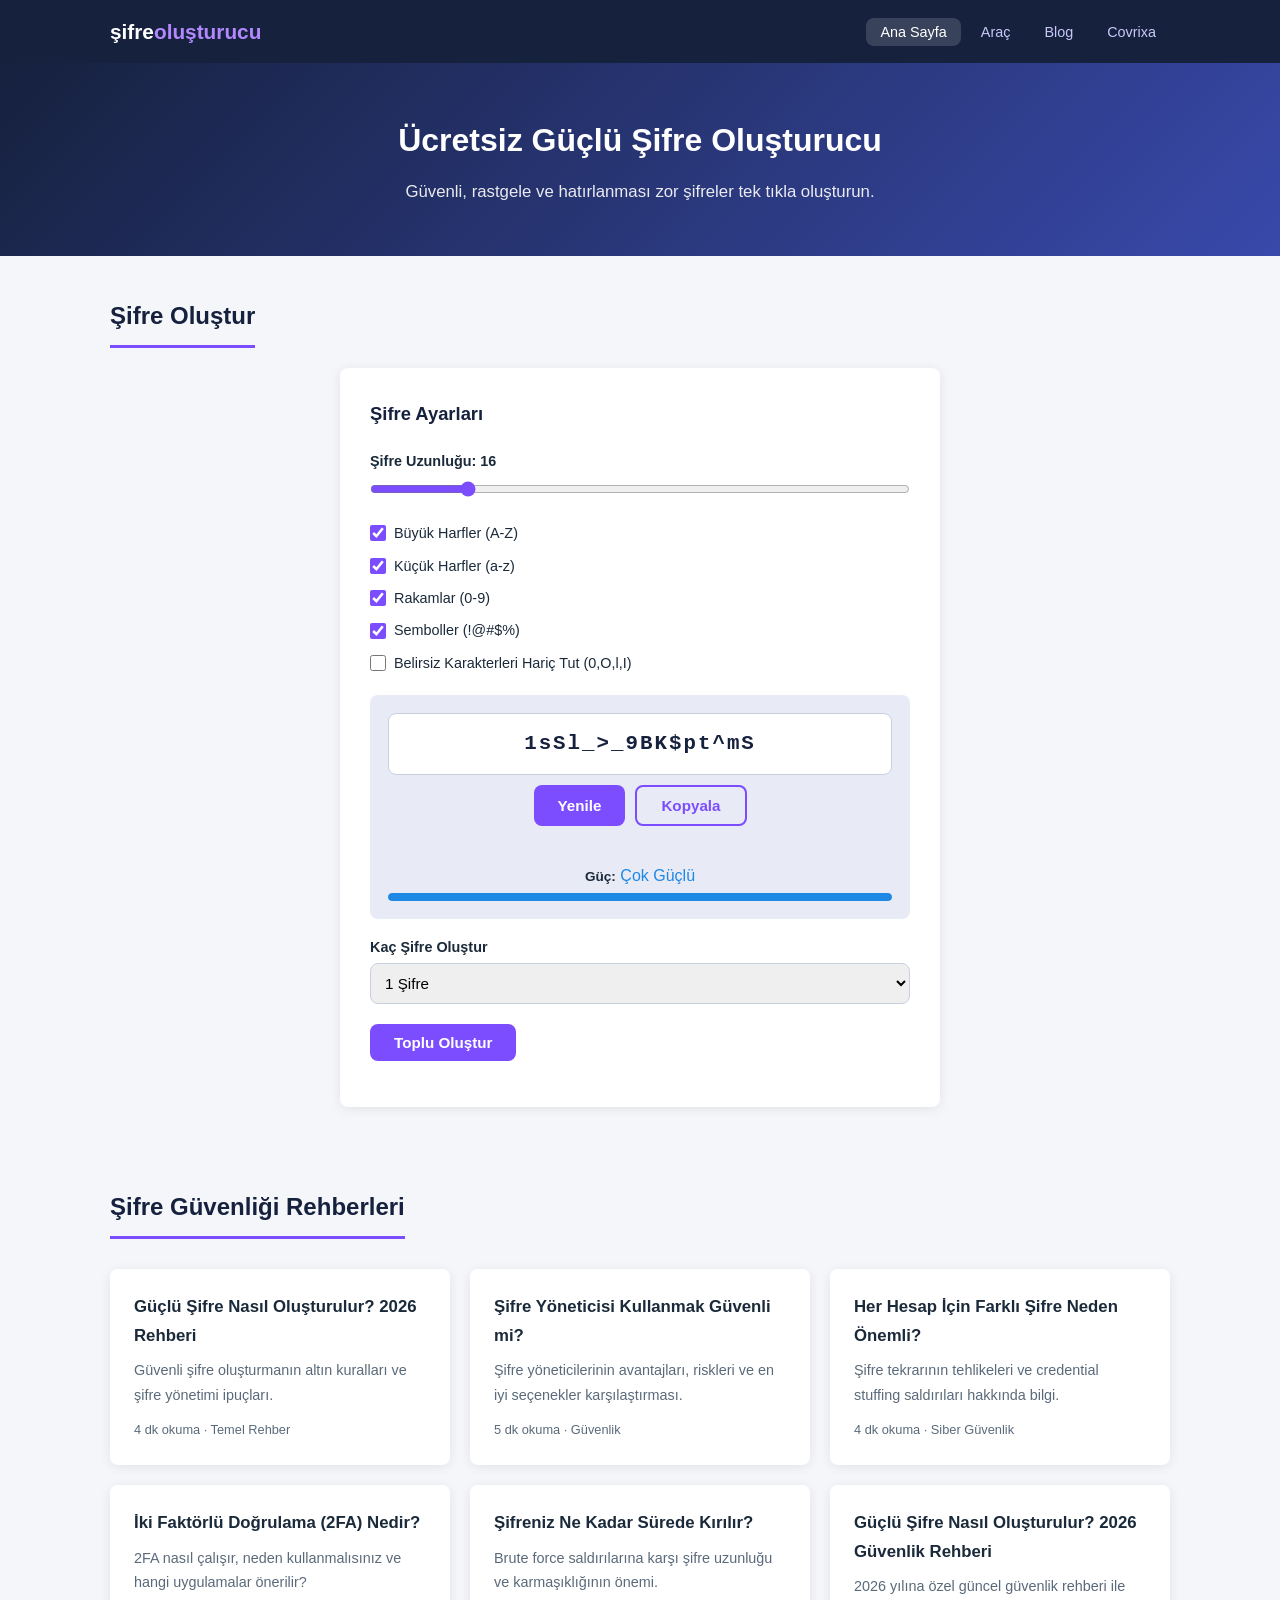
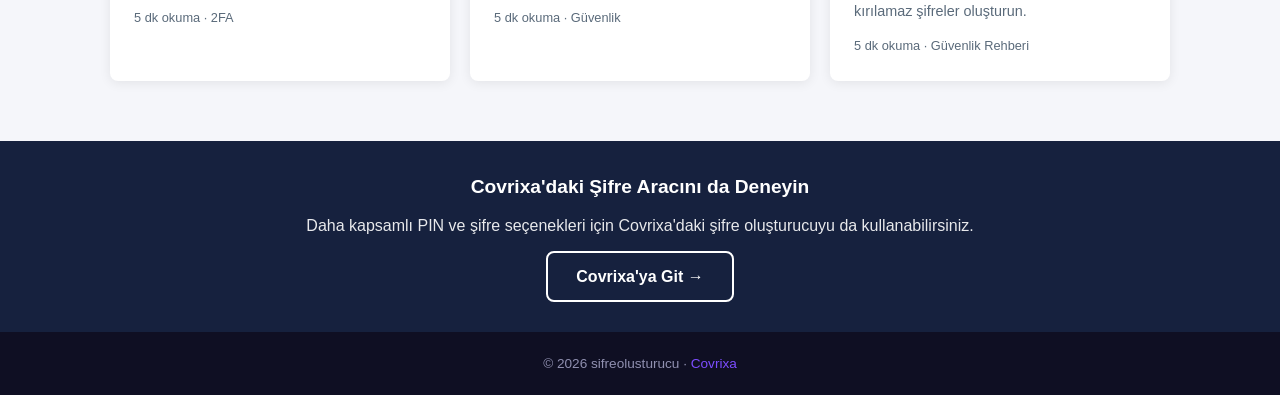
<file: index.html>
<!DOCTYPE html>
<html lang="tr">
<head>
<!-- Google tag (gtag.js) -->
<script async src="https://www.googletagmanager.com/gtag/js?id=G-DC8PTCV5ZB"></script>
<script>
  window.dataLayer = window.dataLayer || [];
  function gtag(){dataLayer.push(arguments);}
  gtag('js', new Date());

  gtag('config', 'G-DC8PTCV5ZB');
</script>
  <meta charset="UTF-8"><meta name="viewport" content="width=device-width, initial-scale=1.0">
  <title>Güçlü Şifre Oluşturucu | Ücretsiz Online Şifre Üreteci</title>
  <meta name="description" content="Güçlü ve güvenli şifre oluşturucu. Ücretsiz online şifre üreteci ile rastgele, güçlü şifreler oluşturun. Büyük harf, rakam, sembol seçenekleriyle kişiselleştirin.">
  <meta name="keywords" content="şifre oluşturucu, güçlü şifre, şifre üreteci, rastgele şifre, güvenli şifre">
  <link rel="canonical" href="https://polatozaslan21.github.io/sifreolusturucu/">
  <meta property="og:title" content="Güçlü Şifre Oluşturucu | Ücretsiz Online Şifre Üreteci">
  <meta property="og:description" content="Güçlü ve güvenli şifre oluşturucu. Ücretsiz online araç.">
  <meta property="og:type" content="website"><meta property="og:url" content="https://polatozaslan21.github.io/sifreolusturucu/"><meta property="og:locale" content="tr_TR">
  <script type="application/ld+json">{"@context":"https://schema.org","@type":"WebSite","name":"sifreolusturucu","url":"https://polatozaslan21.github.io/sifreolusturucu/"}</script>
  <link rel="stylesheet" href="style.css">
</head>
<body>
<nav><div class="container"><a href="index.html" class="logo">şifre<span>oluşturucu</span></a><ul><li><a href="index.html" class="active">Ana Sayfa</a></li><li><a href="index.html#arac">Araç</a></li><li><a href="index.html#blog">Blog</a></li><li><a href="https://covrixa.com/tr/" target="_blank" rel="noopener">Covrixa</a></li></ul></div></nav>
<section class="hero"><div class="container"><h1>Ücretsiz Güçlü Şifre Oluşturucu</h1><p>Güvenli, rastgele ve hatırlanması zor şifreler tek tıkla oluşturun.</p></div></section>
<section class="section" id="arac"><div class="container">
  <h2>Şifre Oluştur</h2>
  <div class="calculator-card">
    <h3>Şifre Ayarları</h3>
    <div class="form-group">     <label for="length">Şifre Uzunluğu: <strong id="len-display">16</strong></label><input type="range" id="length" min="6" max="64" value="16"></div>
    <div class="checkbox-group">
      <label><input type="checkbox" id="upper" checked> Büyük Harfler (A-Z)</label>
      <label><input type="checkbox" id="lower" checked> Küçük Harfler (a-z)</label>
      <label><input type="checkbox" id="numbers" checked> Rakamlar (0-9)</label>
      <label><input type="checkbox" id="symbols" checked> Semboller (!@#$%)</label>
      <label><input type="checkbox" id="noambig"> Belirsiz Karakterleri Hariç Tut (0,O,l,I)</label>
    </div>
    <div class="result-box show" id="pwd-box">
      <div class="pwd-output" id="pwd-output">Şifre oluşturuluyor...</div>
      <div style="margin-top:10px;display:flex;gap:10px;justify-content:center;flex-wrap:wrap;">
        <button class="btn" id="btn-refresh">Yenile</button>
        <button class="btn btn-outline" id="btn-copy">Kopyala</button>
      </div>
      <div id="copy-msg" style="color:var(--accent);font-size:.85rem;margin-top:6px;min-height:18px;"></div>
      <div style="margin-top:12px;"><label style="font-size:.85rem;font-weight:600;">Güç:</label> <span id="strength-label"></span><div class="strength-bar"><div id="strength-fill"></div></div></div>
    </div>
    <div class="form-group" style="margin-top:16px;"><label for="count">Kaç Şifre Oluştur</label><select id="count"><option value="1">1 Şifre</option><option value="5">5 Şifre</option><option value="10">10 Şifre</option></select></div>
    <button class="btn" id="btn-bulk" style="margin-top:4px;">Toplu Oluştur</button>
    <div id="multi-result" style="margin-top:16px;"></div>
  </div>
</div></section>
<section class="section" id="blog"><div class="container">
  <h2>Şifre Güvenliği Rehberleri</h2>
  <div class="blog-grid">
    <div class="blog-card"><h3><a href="blog1.html">Güçlü Şifre Nasıl Oluşturulur? 2026 Rehberi</a></h3><p>Güvenli şifre oluşturmanın altın kuralları ve şifre yönetimi ipuçları.</p><div class="meta">4 dk okuma · Temel Rehber</div></div>
    <div class="blog-card"><h3><a href="blog2.html">Şifre Yöneticisi Kullanmak Güvenli mi?</a></h3><p>Şifre yöneticilerinin avantajları, riskleri ve en iyi seçenekler karşılaştırması.</p><div class="meta">5 dk okuma · Güvenlik</div></div>
    <div class="blog-card"><h3><a href="blog3.html">Her Hesap İçin Farklı Şifre Neden Önemli?</a></h3><p>Şifre tekrarının tehlikeleri ve credential stuffing saldırıları hakkında bilgi.</p><div class="meta">4 dk okuma · Siber Güvenlik</div></div>
    <div class="blog-card"><h3><a href="blog4.html">İki Faktörlü Doğrulama (2FA) Nedir?</a></h3><p>2FA nasıl çalışır, neden kullanmalısınız ve hangi uygulamalar önerilir?</p><div class="meta">5 dk okuma · 2FA</div></div>
    <div class="blog-card"><h3><a href="blog5.html">Şifreniz Ne Kadar Sürede Kırılır?</a></h3><p>Brute force saldırılarına karşı şifre uzunluğu ve karmaşıklığının önemi.</p><div class="meta">5 dk okuma · Güvenlik</div></div>
    <div class="blog-card"><h3><a href="blog6.html">Güçlü Şifre Nasıl Oluşturulur? 2026 Güvenlik Rehberi</a></h3><p>2026 yılına özel güncel güvenlik rehberi ile kırılamaz şifreler oluşturun.</p><div class="meta">5 dk okuma · Güvenlik Rehberi</div></div>
  </div>
</div></section>
<section class="covrixa-promo"><div class="container"><h3>Covrixa'daki Şifre Aracını da Deneyin</h3><p>Daha kapsamlı PIN ve şifre seçenekleri için Covrixa'daki şifre oluşturucuyu da kullanabilirsiniz.</p><a href="https://covrixa.com/tr/" class="btn-outline" target="_blank" rel="noopener">Covrixa'ya Git →</a></div></section>
<footer><div class="container"><p>© 2026 sifreolusturucu · <a href="https://covrixa.com/tr/" target="_blank" rel="noopener">Covrixa</a></p></div></footer>
<script src="script.js"></script>
</body></html>
</file>
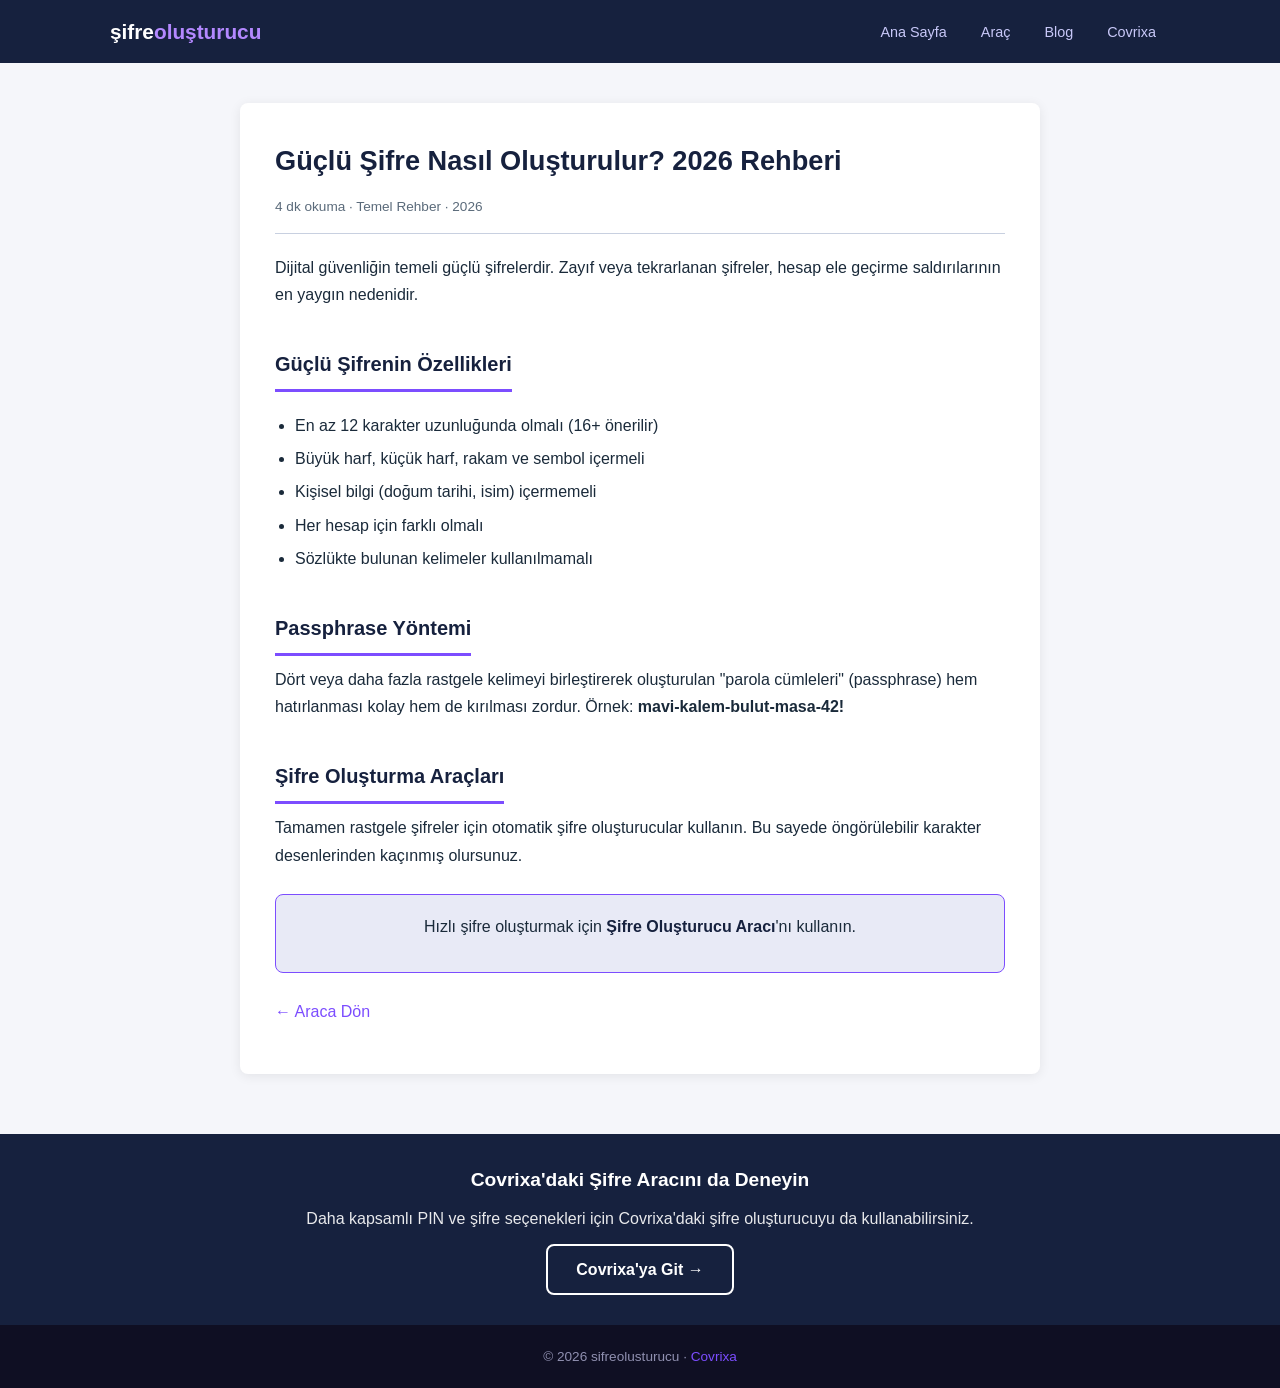
<file: blog1.html>
<!DOCTYPE html>
<html lang="tr">
<head>
<!-- Google tag (gtag.js) -->
<script async src="https://www.googletagmanager.com/gtag/js?id=G-DC8PTCV5ZB"></script>
<script>
  window.dataLayer = window.dataLayer || [];
  function gtag(){dataLayer.push(arguments);}
  gtag('js', new Date());

  gtag('config', 'G-DC8PTCV5ZB');
</script>
  <meta charset="UTF-8"><meta name="viewport" content="width=device-width, initial-scale=1.0">
  <title>Güçlü Şifre Nasıl Oluşturulur? 2026 Rehberi | sifreolusturucu</title>
  <meta name="description" content="Güvenli şifre oluşturmanın altın kuralları ve şifre yönetimi ipuçları. 2026 rehberi.">
  <link rel="canonical" href="https://polatozaslan21.github.io/sifreolusturucu/blog1.html">
  <meta property="og:title" content="Güçlü Şifre Nasıl Oluşturulur? 2026 Rehberi"><meta property="og:type" content="article"><meta property="og:locale" content="tr_TR">
  <link rel="stylesheet" href="style.css">
</head>
<body>
<nav><div class="container"><a href="index.html" class="logo">şifre<span>oluşturucu</span></a><ul><li><a href="index.html">Ana Sayfa</a></li><li><a href="index.html#arac">Araç</a></li><li><a href="index.html#blog">Blog</a></li><li><a href="https://covrixa.com/tr/" target="_blank" rel="noopener">Covrixa</a></li></ul></div></nav>
<section class="section"><div class="container"><article class="post-content">
  <h1>Güçlü Şifre Nasıl Oluşturulur? 2026 Rehberi</h1>
  <div class="meta">4 dk okuma · Temel Rehber · 2026</div>
  <p>Dijital güvenliğin temeli güçlü şifrelerdir. Zayıf veya tekrarlanan şifreler, hesap ele geçirme saldırılarının en yaygın nedenidir.</p>
  <h2>Güçlü Şifrenin Özellikleri</h2>
  <ul><li>En az 12 karakter uzunluğunda olmalı (16+ önerilir)</li><li>Büyük harf, küçük harf, rakam ve sembol içermeli</li><li>Kişisel bilgi (doğum tarihi, isim) içermemeli</li><li>Her hesap için farklı olmalı</li><li>Sözlükte bulunan kelimeler kullanılmamalı</li></ul>
  <h2>Passphrase Yöntemi</h2>
  <p>Dört veya daha fazla rastgele kelimeyi birleştirerek oluşturulan "parola cümleleri" (passphrase) hem hatırlanması kolay hem de kırılması zordur. Örnek: <strong>mavi-kalem-bulut-masa-42!</strong></p>
  <h2>Şifre Oluşturma Araçları</h2>
  <p>Tamamen rastgele şifreler için otomatik şifre oluşturucular kullanın. Bu sayede öngörülebilir karakter desenlerinden kaçınmış olursunuz.</p>
  <div class="covrixa-box"><p>Hızlı şifre oluşturmak için <a href="index.html#arac">Şifre Oluşturucu Aracı</a>'nı kullanın.</p></div>
  <p><a href="index.html#arac">← Araca Dön</a></p>
</article></div></section>
<section class="covrixa-promo"><div class="container"><h3>Covrixa'daki Şifre Aracını da Deneyin</h3><p>Daha kapsamlı PIN ve şifre seçenekleri için Covrixa'daki şifre oluşturucuyu da kullanabilirsiniz.</p><a href="https://covrixa.com/tr/" class="btn-outline" target="_blank" rel="noopener">Covrixa'ya Git →</a></div></section>
<footer><div class="container"><p>© 2026 sifreolusturucu · <a href="https://covrixa.com/tr/" target="_blank" rel="noopener">Covrixa</a></p></div></footer>
</body></html>
</file>
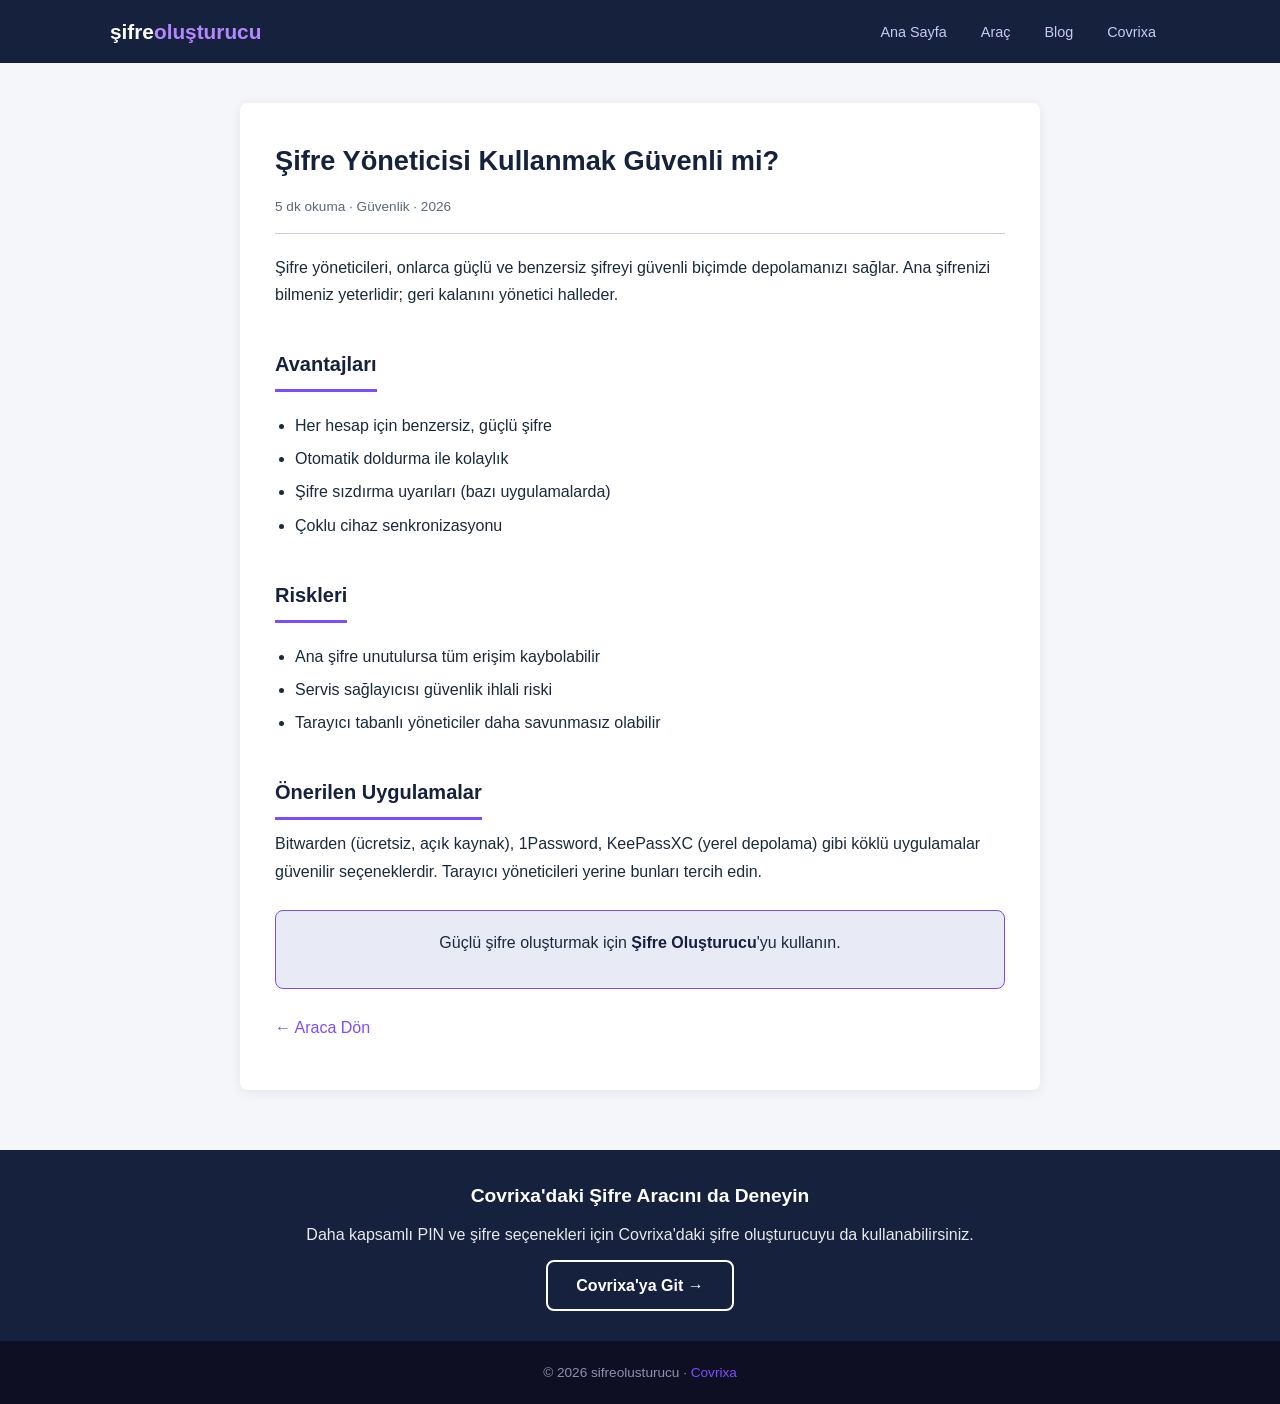
<file: blog2.html>
<!DOCTYPE html>
<html lang="tr">
<head>
<!-- Google tag (gtag.js) -->
<script async src="https://www.googletagmanager.com/gtag/js?id=G-DC8PTCV5ZB"></script>
<script>
  window.dataLayer = window.dataLayer || [];
  function gtag(){dataLayer.push(arguments);}
  gtag('js', new Date());

  gtag('config', 'G-DC8PTCV5ZB');
</script>
  <meta charset="UTF-8"><meta name="viewport" content="width=device-width, initial-scale=1.0">
  <title>Şifre Yöneticisi Kullanmak Güvenli mi? | sifreolusturucu</title>
  <meta name="description" content="Şifre yöneticileri hakkında doğru bilinen yanlışlar ve güvenlik değerlendirmesi.">
  <link rel="canonical" href="https://polatozaslan21.github.io/sifreolusturucu/blog2.html">
  <meta property="og:title" content="Şifre Yöneticisi Kullanmak Güvenli mi?"><meta property="og:type" content="article"><meta property="og:locale" content="tr_TR">
  <link rel="stylesheet" href="style.css">
</head>
<body>
<nav><div class="container"><a href="index.html" class="logo">şifre<span>oluşturucu</span></a><ul><li><a href="index.html">Ana Sayfa</a></li><li><a href="index.html#arac">Araç</a></li><li><a href="index.html#blog">Blog</a></li><li><a href="https://covrixa.com/tr/" target="_blank" rel="noopener">Covrixa</a></li></ul></div></nav>
<section class="section"><div class="container"><article class="post-content">
  <h1>Şifre Yöneticisi Kullanmak Güvenli mi?</h1>
  <div class="meta">5 dk okuma · Güvenlik · 2026</div>
  <p>Şifre yöneticileri, onlarca güçlü ve benzersiz şifreyi güvenli biçimde depolamanızı sağlar. Ana şifrenizi bilmeniz yeterlidir; geri kalanını yönetici halleder.</p>
  <h2>Avantajları</h2>
  <ul><li>Her hesap için benzersiz, güçlü şifre</li><li>Otomatik doldurma ile kolaylık</li><li>Şifre sızdırma uyarıları (bazı uygulamalarda)</li><li>Çoklu cihaz senkronizasyonu</li></ul>
  <h2>Riskleri</h2>
  <ul><li>Ana şifre unutulursa tüm erişim kaybolabilir</li><li>Servis sağlayıcısı güvenlik ihlali riski</li><li>Tarayıcı tabanlı yöneticiler daha savunmasız olabilir</li></ul>
  <h2>Önerilen Uygulamalar</h2>
  <p>Bitwarden (ücretsiz, açık kaynak), 1Password, KeePassXC (yerel depolama) gibi köklü uygulamalar güvenilir seçeneklerdir. Tarayıcı yöneticileri yerine bunları tercih edin.</p>
  <div class="covrixa-box"><p>Güçlü şifre oluşturmak için <a href="index.html#arac">Şifre Oluşturucu</a>'yu kullanın.</p></div>
  <p><a href="index.html#arac">← Araca Dön</a></p>
</article></div></section>
<section class="covrixa-promo"><div class="container"><h3>Covrixa'daki Şifre Aracını da Deneyin</h3><p>Daha kapsamlı PIN ve şifre seçenekleri için Covrixa'daki şifre oluşturucuyu da kullanabilirsiniz.</p><a href="https://covrixa.com/tr/" class="btn-outline" target="_blank" rel="noopener">Covrixa'ya Git →</a></div></section>
<footer><div class="container"><p>© 2026 sifreolusturucu · <a href="https://covrixa.com/tr/" target="_blank" rel="noopener">Covrixa</a></p></div></footer>
</body></html>
</file>
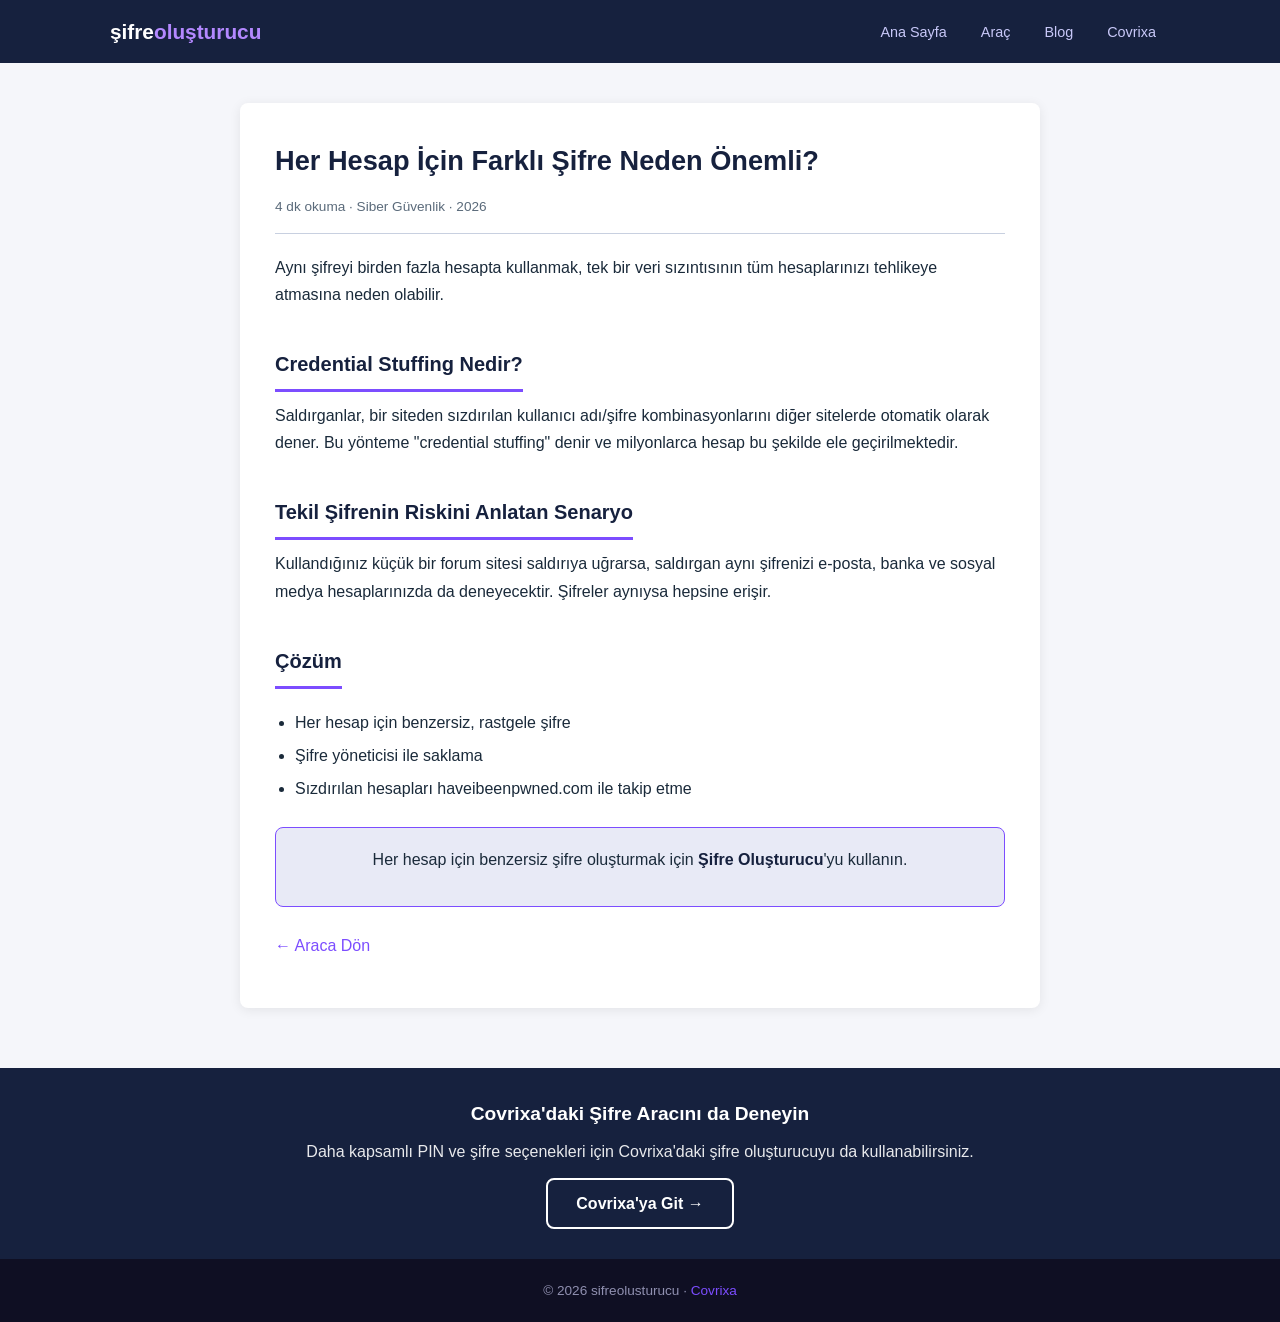
<file: blog3.html>
<!DOCTYPE html>
<html lang="tr">
<head>
<!-- Google tag (gtag.js) -->
<script async src="https://www.googletagmanager.com/gtag/js?id=G-DC8PTCV5ZB"></script>
<script>
  window.dataLayer = window.dataLayer || [];
  function gtag(){dataLayer.push(arguments);}
  gtag('js', new Date());

  gtag('config', 'G-DC8PTCV5ZB');
</script>
  <meta charset="UTF-8"><meta name="viewport" content="width=device-width, initial-scale=1.0">
  <title>Her Hesap İçin Farklı Şifre Neden Önemli? | sifreolusturucu</title>
  <meta name="description" content="Aynı şifreyi birden fazla hesapta kullanmanın riskleri ve farklı şifre belirleme yöntemleri.">
  <link rel="canonical" href="https://polatozaslan21.github.io/sifreolusturucu/blog3.html">
  <meta property="og:title" content="Her Hesap İçin Farklı Şifre Neden Önemli?"><meta property="og:type" content="article"><meta property="og:locale" content="tr_TR">
  <link rel="stylesheet" href="style.css">
</head>
<body>
<nav><div class="container"><a href="index.html" class="logo">şifre<span>oluşturucu</span></a><ul><li><a href="index.html">Ana Sayfa</a></li><li><a href="index.html#arac">Araç</a></li><li><a href="index.html#blog">Blog</a></li><li><a href="https://covrixa.com/tr/" target="_blank" rel="noopener">Covrixa</a></li></ul></div></nav>
<section class="section"><div class="container"><article class="post-content">
  <h1>Her Hesap İçin Farklı Şifre Neden Önemli?</h1>
  <div class="meta">4 dk okuma · Siber Güvenlik · 2026</div>
  <p>Aynı şifreyi birden fazla hesapta kullanmak, tek bir veri sızıntısının tüm hesaplarınızı tehlikeye atmasına neden olabilir.</p>
  <h2>Credential Stuffing Nedir?</h2>
  <p>Saldırganlar, bir siteden sızdırılan kullanıcı adı/şifre kombinasyonlarını diğer sitelerde otomatik olarak dener. Bu yönteme "credential stuffing" denir ve milyonlarca hesap bu şekilde ele geçirilmektedir.</p>
  <h2>Tekil Şifrenin Riskini Anlatan Senaryo</h2>
  <p>Kullandığınız küçük bir forum sitesi saldırıya uğrarsa, saldırgan aynı şifrenizi e-posta, banka ve sosyal medya hesaplarınızda da deneyecektir. Şifreler aynıysa hepsine erişir.</p>
  <h2>Çözüm</h2>
  <ul><li>Her hesap için benzersiz, rastgele şifre</li><li>Şifre yöneticisi ile saklama</li><li>Sızdırılan hesapları haveibeenpwned.com ile takip etme</li></ul>
  <div class="covrixa-box"><p>Her hesap için benzersiz şifre oluşturmak için <a href="index.html#arac">Şifre Oluşturucu</a>'yu kullanın.</p></div>
  <p><a href="index.html#arac">← Araca Dön</a></p>
</article></div></section>
<section class="covrixa-promo"><div class="container"><h3>Covrixa'daki Şifre Aracını da Deneyin</h3><p>Daha kapsamlı PIN ve şifre seçenekleri için Covrixa'daki şifre oluşturucuyu da kullanabilirsiniz.</p><a href="https://covrixa.com/tr/" class="btn-outline" target="_blank" rel="noopener">Covrixa'ya Git →</a></div></section>
<footer><div class="container"><p>© 2026 sifreolusturucu · <a href="https://covrixa.com/tr/" target="_blank" rel="noopener">Covrixa</a></p></div></footer>
</body></html>
</file>
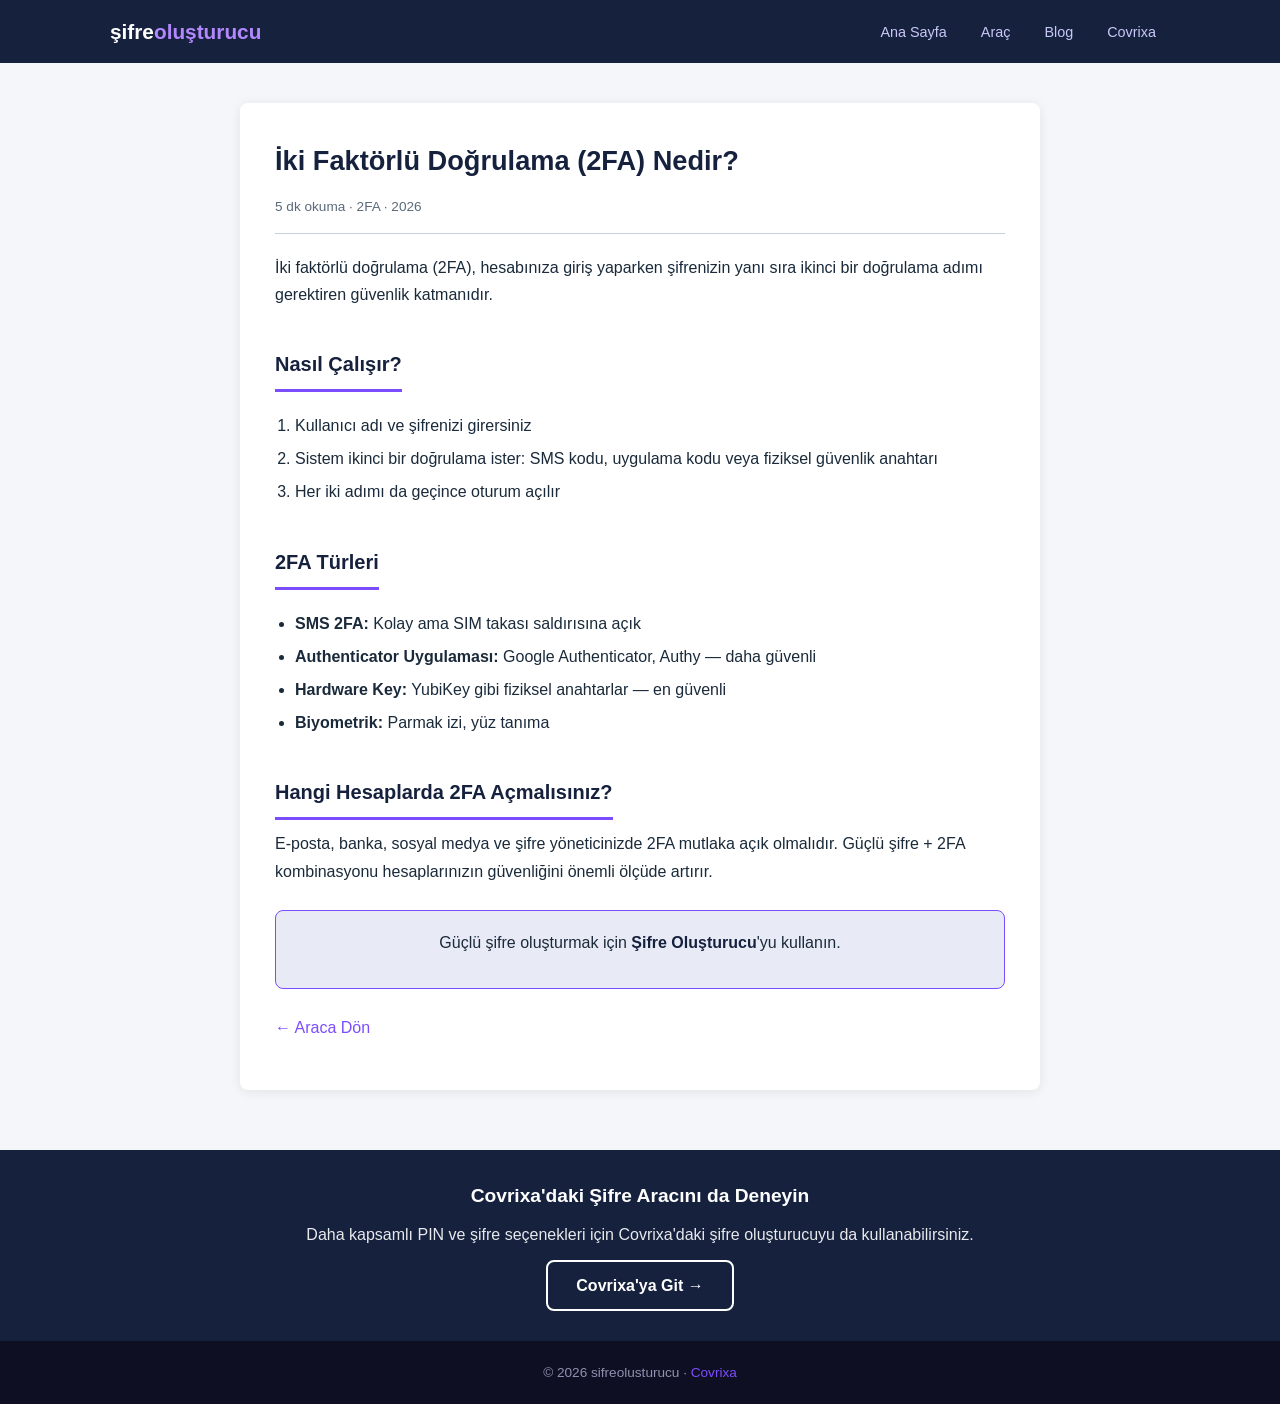
<file: blog4.html>
<!DOCTYPE html>
<html lang="tr">
<head>
<!-- Google tag (gtag.js) -->
<script async src="https://www.googletagmanager.com/gtag/js?id=G-DC8PTCV5ZB"></script>
<script>
  window.dataLayer = window.dataLayer || [];
  function gtag(){dataLayer.push(arguments);}
  gtag('js', new Date());

  gtag('config', 'G-DC8PTCV5ZB');
</script>
  <meta charset="UTF-8"><meta name="viewport" content="width=device-width, initial-scale=1.0">
  <title>İki Faktörlü Doğrulama (2FA) Nedir? | sifreolusturucu</title>
  <meta name="description" content="2FA nedir, nasıl çalışır ve neden kullanmalısınız? Güvenlik seviyenizi artırmanın yolları.">
  <link rel="canonical" href="https://polatozaslan21.github.io/sifreolusturucu/blog4.html">
  <meta property="og:title" content="İki Faktörlü Doğrulama (2FA) Nedir?"><meta property="og:type" content="article"><meta property="og:locale" content="tr_TR">
  <link rel="stylesheet" href="style.css">
</head>
<body>
<nav><div class="container"><a href="index.html" class="logo">şifre<span>oluşturucu</span></a><ul><li><a href="index.html">Ana Sayfa</a></li><li><a href="index.html#arac">Araç</a></li><li><a href="index.html#blog">Blog</a></li><li><a href="https://covrixa.com/tr/" target="_blank" rel="noopener">Covrixa</a></li></ul></div></nav>
<section class="section"><div class="container"><article class="post-content">
  <h1>İki Faktörlü Doğrulama (2FA) Nedir?</h1>
  <div class="meta">5 dk okuma · 2FA · 2026</div>
  <p>İki faktörlü doğrulama (2FA), hesabınıza giriş yaparken şifrenizin yanı sıra ikinci bir doğrulama adımı gerektiren güvenlik katmanıdır.</p>
  <h2>Nasıl Çalışır?</h2>
  <ol><li>Kullanıcı adı ve şifrenizi girersiniz</li><li>Sistem ikinci bir doğrulama ister: SMS kodu, uygulama kodu veya fiziksel güvenlik anahtarı</li><li>Her iki adımı da geçince oturum açılır</li></ol>
  <h2>2FA Türleri</h2>
  <ul><li><strong>SMS 2FA:</strong> Kolay ama SIM takası saldırısına açık</li><li><strong>Authenticator Uygulaması:</strong> Google Authenticator, Authy — daha güvenli</li><li><strong>Hardware Key:</strong> YubiKey gibi fiziksel anahtarlar — en güvenli</li><li><strong>Biyometrik:</strong> Parmak izi, yüz tanıma</li></ul>
  <h2>Hangi Hesaplarda 2FA Açmalısınız?</h2>
  <p>E-posta, banka, sosyal medya ve şifre yöneticinizde 2FA mutlaka açık olmalıdır. Güçlü şifre + 2FA kombinasyonu hesaplarınızın güvenliğini önemli ölçüde artırır.</p>
  <div class="covrixa-box"><p>Güçlü şifre oluşturmak için <a href="index.html#arac">Şifre Oluşturucu</a>'yu kullanın.</p></div>
  <p><a href="index.html#arac">← Araca Dön</a></p>
</article></div></section>
<section class="covrixa-promo"><div class="container"><h3>Covrixa'daki Şifre Aracını da Deneyin</h3><p>Daha kapsamlı PIN ve şifre seçenekleri için Covrixa'daki şifre oluşturucuyu da kullanabilirsiniz.</p><a href="https://covrixa.com/tr/" class="btn-outline" target="_blank" rel="noopener">Covrixa'ya Git →</a></div></section>
<footer><div class="container"><p>© 2026 sifreolusturucu · <a href="https://covrixa.com/tr/" target="_blank" rel="noopener">Covrixa</a></p></div></footer>
</body></html>
</file>
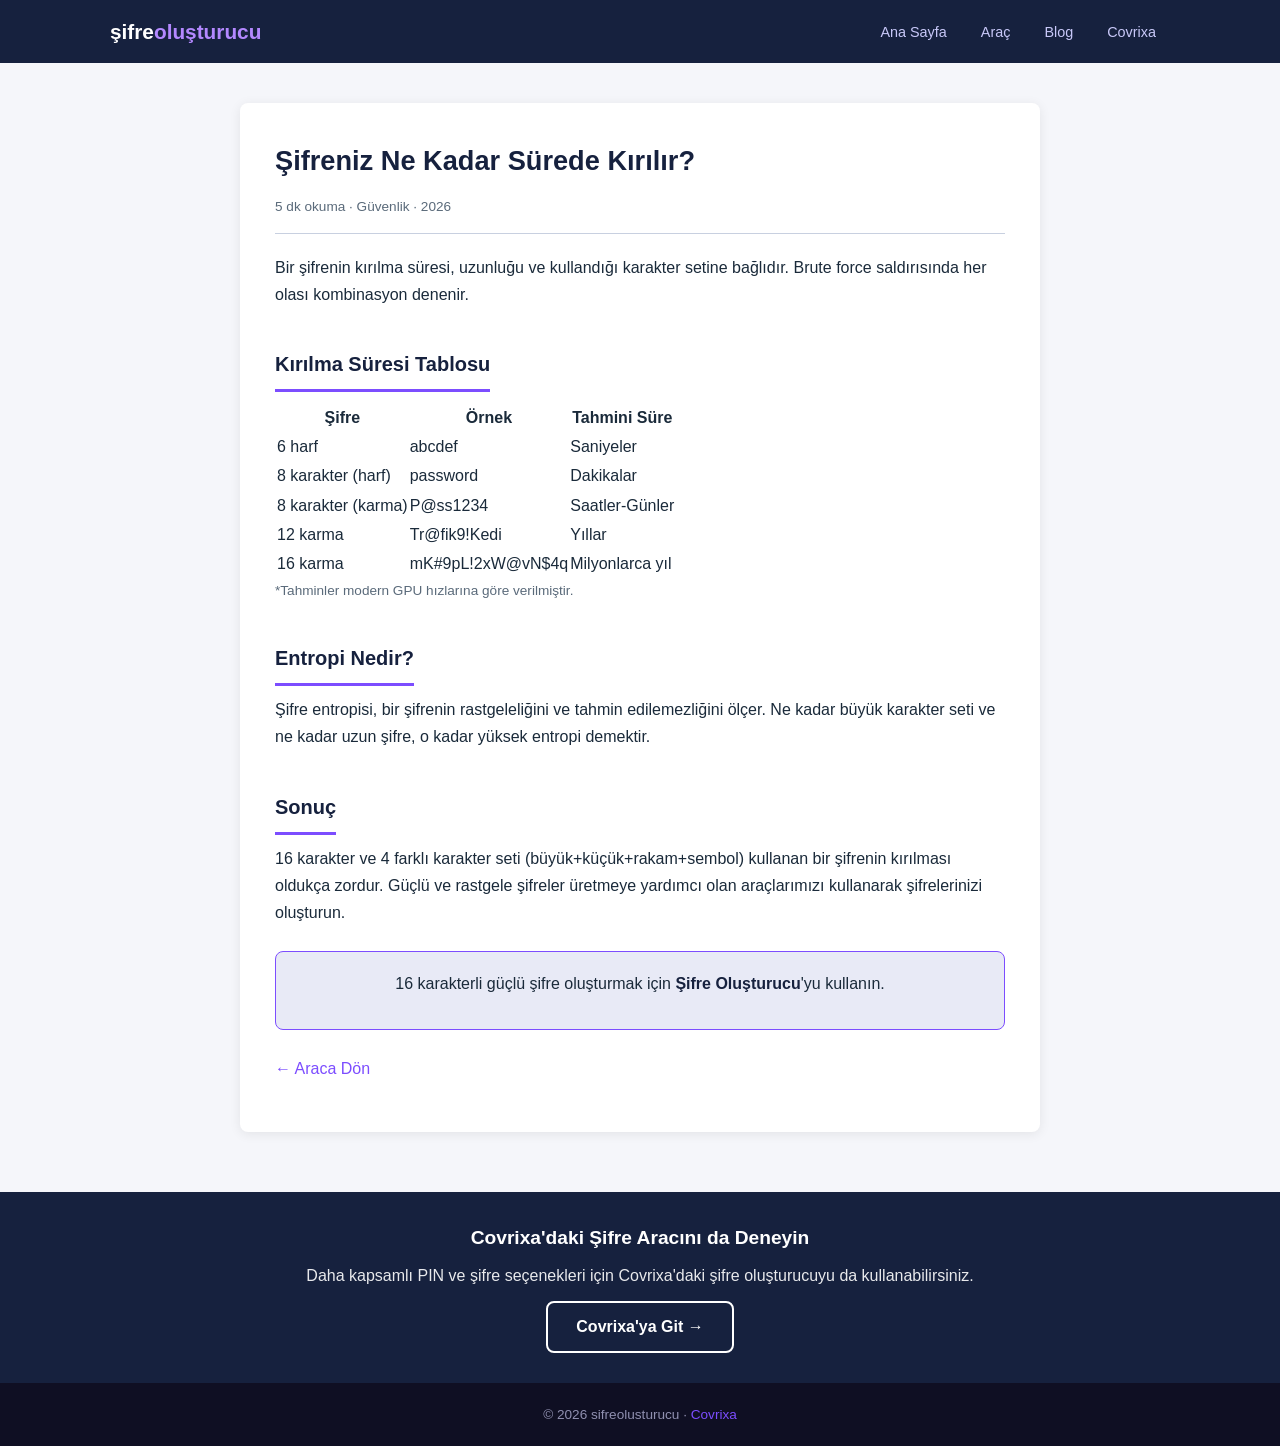
<file: blog5.html>
<!DOCTYPE html>
<html lang="tr">
<head>
<!-- Google tag (gtag.js) -->
<script async src="https://www.googletagmanager.com/gtag/js?id=G-DC8PTCV5ZB"></script>
<script>
  window.dataLayer = window.dataLayer || [];
  function gtag(){dataLayer.push(arguments);}
  gtag('js', new Date());

  gtag('config', 'G-DC8PTCV5ZB');
</script>
  <meta charset="UTF-8"><meta name="viewport" content="width=device-width, initial-scale=1.0">
  <title>Şifreniz Ne Kadar Sürede Kırılır? | sifreolusturucu</title>
  <meta name="description" content="Şifre kırma süreleri ve güçlü şifre oluşturma ipuçları.">
  <link rel="canonical" href="https://polatozaslan21.github.io/sifreolusturucu/blog5.html">
  <meta property="og:title" content="Şifreniz Ne Kadar Sürede Kırılır?"><meta property="og:type" content="article"><meta property="og:locale" content="tr_TR">
  <link rel="stylesheet" href="style.css">
</head>
<body>
<nav><div class="container"><a href="index.html" class="logo">şifre<span>oluşturucu</span></a><ul><li><a href="index.html">Ana Sayfa</a></li><li><a href="index.html#arac">Araç</a></li><li><a href="index.html#blog">Blog</a></li><li><a href="https://covrixa.com/tr/" target="_blank" rel="noopener">Covrixa</a></li></ul></div></nav>
<section class="section"><div class="container"><article class="post-content">
  <h1>Şifreniz Ne Kadar Sürede Kırılır?</h1>
  <div class="meta">5 dk okuma · Güvenlik · 2026</div>
  <p>Bir şifrenin kırılma süresi, uzunluğu ve kullandığı karakter setine bağlıdır. Brute force saldırısında her olası kombinasyon denenir.</p>
  <h2>Kırılma Süresi Tablosu</h2>
  <table><tr><th>Şifre</th><th>Örnek</th><th>Tahmini Süre</th></tr><tr><td>6 harf</td><td>abcdef</td><td>Saniyeler</td></tr><tr><td>8 karakter (harf)</td><td>password</td><td>Dakikalar</td></tr><tr><td>8 karakter (karma)</td><td>P@ss1234</td><td>Saatler-Günler</td></tr><tr><td>12 karma</td><td>Tr@fik9!Kedi</td><td>Yıllar</td></tr><tr><td>16 karma</td><td>mK#9pL!2xW@vN$4q</td><td>Milyonlarca yıl</td></tr></table>
  <p style="font-size:.85rem;color:var(--text-light);">*Tahminler modern GPU hızlarına göre verilmiştir.</p>
  <h2>Entropi Nedir?</h2>
  <p>Şifre entropisi, bir şifrenin rastgeleliğini ve tahmin edilemezliğini ölçer. Ne kadar büyük karakter seti ve ne kadar uzun şifre, o kadar yüksek entropi demektir.</p>
  <h2>Sonuç</h2>
  <p>16 karakter ve 4 farklı karakter seti (büyük+küçük+rakam+sembol) kullanan bir şifrenin kırılması oldukça zordur. Güçlü ve rastgele şifreler üretmeye yardımcı olan araçlarımızı kullanarak şifrelerinizi oluşturun.</p>
  <div class="covrixa-box"><p>16 karakterli güçlü şifre oluşturmak için <a href="index.html#arac">Şifre Oluşturucu</a>'yu kullanın.</p></div>
  <p><a href="index.html#arac">← Araca Dön</a></p>
</article></div></section>
<section class="covrixa-promo"><div class="container"><h3>Covrixa'daki Şifre Aracını da Deneyin</h3><p>Daha kapsamlı PIN ve şifre seçenekleri için Covrixa'daki şifre oluşturucuyu da kullanabilirsiniz.</p><a href="https://covrixa.com/tr/" class="btn-outline" target="_blank" rel="noopener">Covrixa'ya Git →</a></div></section>
<footer><div class="container"><p>© 2026 sifreolusturucu · <a href="https://covrixa.com/tr/" target="_blank" rel="noopener">Covrixa</a></p></div></footer>
</body></html>
</file>
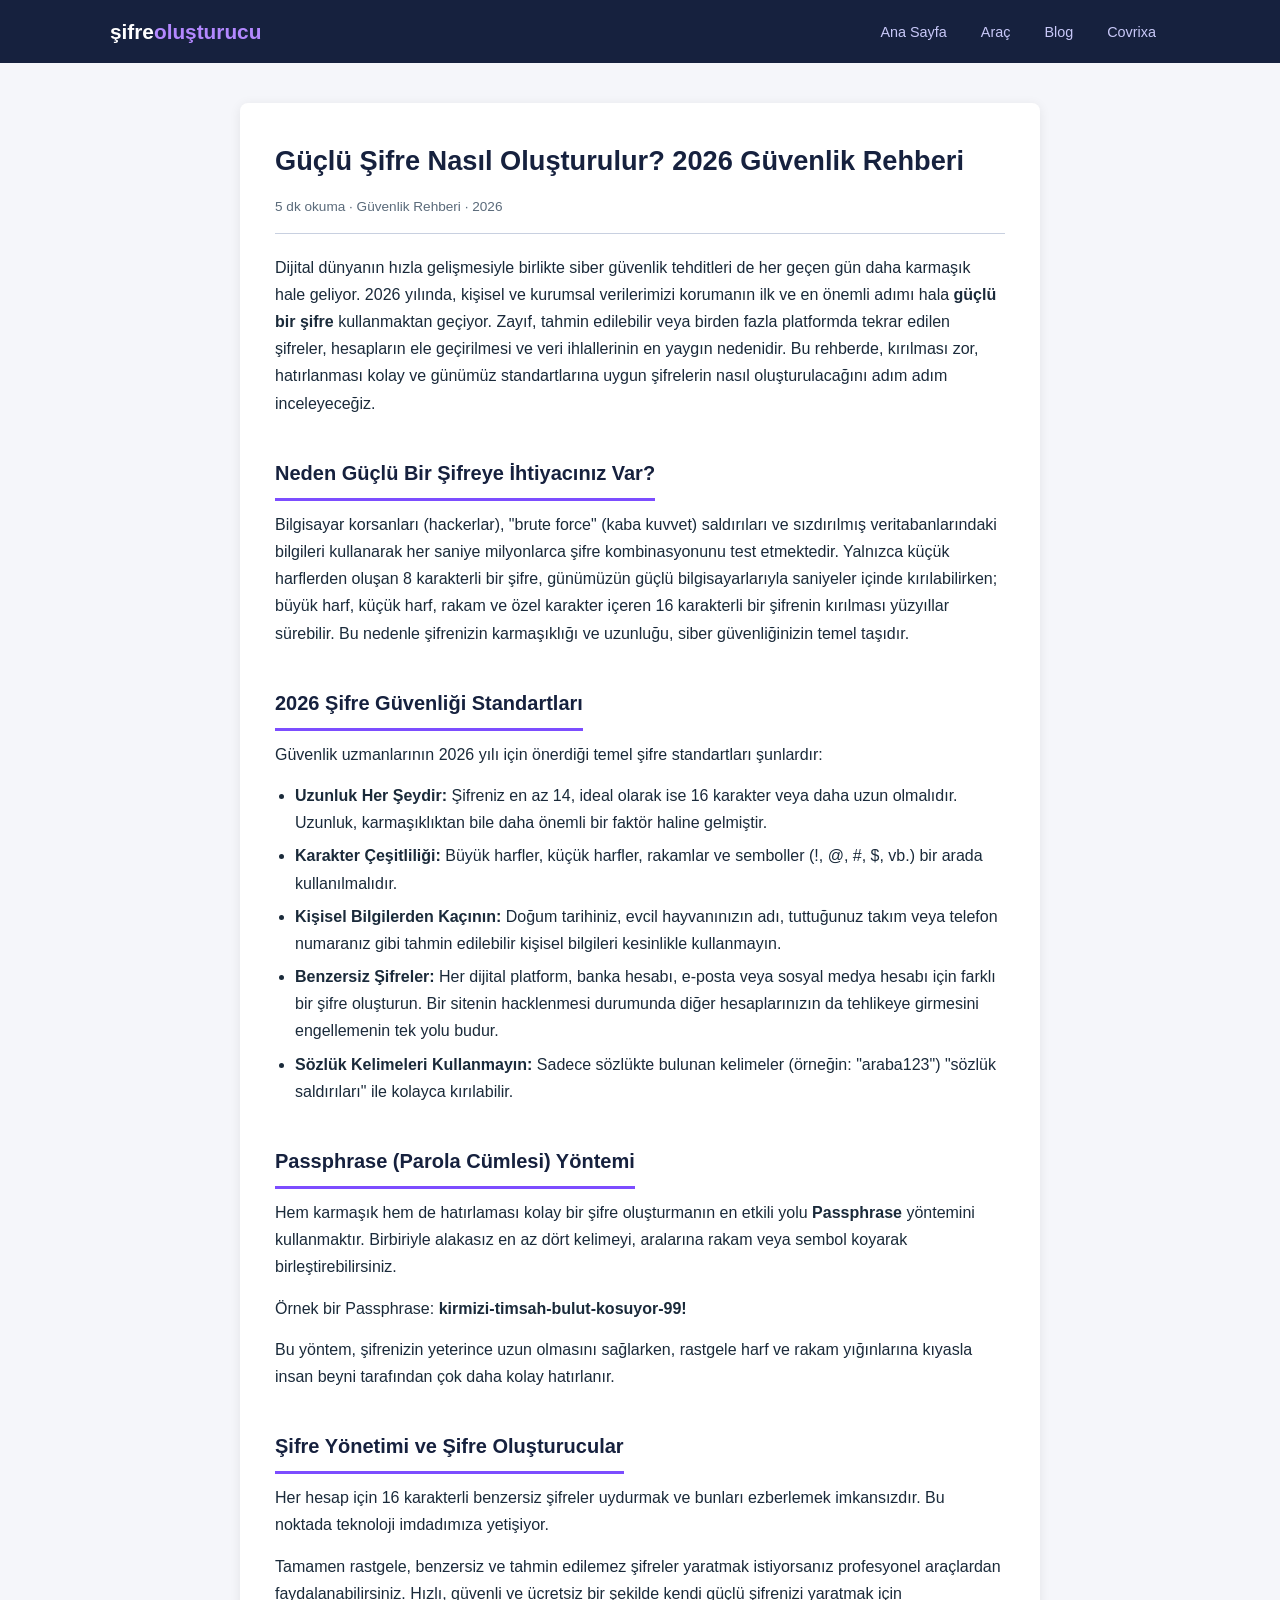
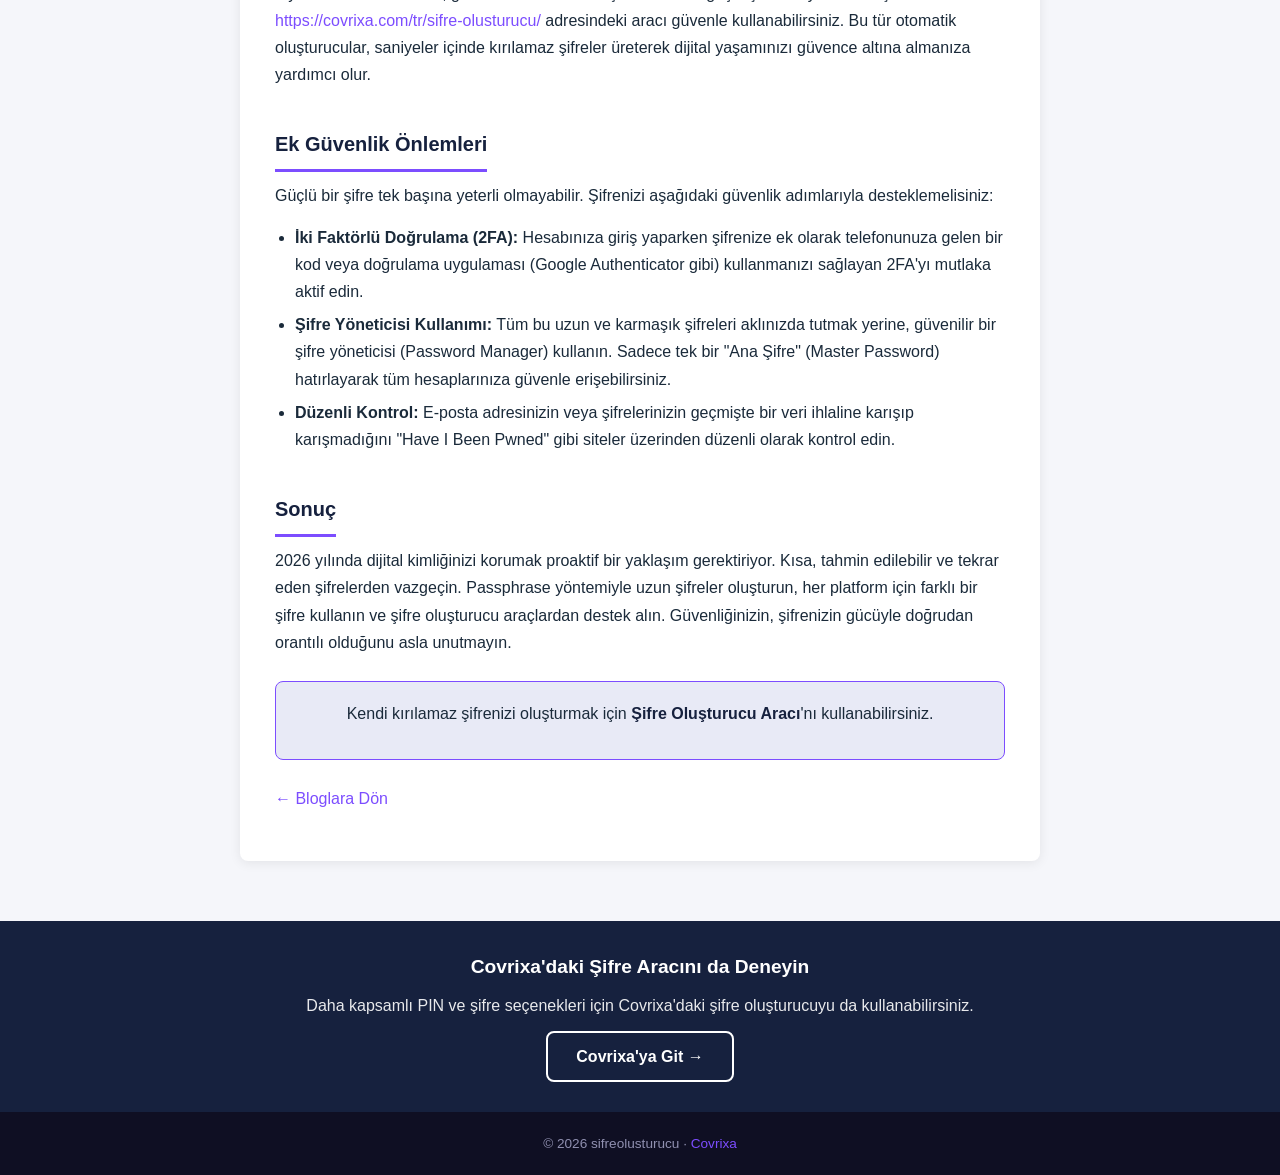
<file: blog6.html>
<!DOCTYPE html>
<html lang="tr">
<head>
<!-- Google tag (gtag.js) -->
<script async src="https://www.googletagmanager.com/gtag/js?id=G-DC8PTCV5ZB"></script>
<script>
  window.dataLayer = window.dataLayer || [];
  function gtag(){dataLayer.push(arguments);}
  gtag('js', new Date());

  gtag('config', 'G-DC8PTCV5ZB');
</script>
  <meta charset="UTF-8"><meta name="viewport" content="width=device-width, initial-scale=1.0">
  <title>Güçlü Şifre Nasıl Oluşturulur? 2026 Güvenlik Rehberi | sifreolusturucu</title>
  <meta name="description" content="2026 yılına özel güncel güvenlik rehberi. Güçlü şifre oluşturma teknikleri, parola stratejileri ve hesaplarınızı korumanın yolları.">
  <link rel="canonical" href="https://polatozaslan21.github.io/sifreolusturucu/blog6.html">
  <meta property="og:title" content="Güçlü Şifre Nasıl Oluşturulur? 2026 Güvenlik Rehberi"><meta property="og:type" content="article"><meta property="og:locale" content="tr_TR">
  <link rel="stylesheet" href="style.css">
</head>
<body>
<nav><div class="container"><a href="index.html" class="logo">şifre<span>oluşturucu</span></a><ul><li><a href="index.html">Ana Sayfa</a></li><li><a href="index.html#arac">Araç</a></li><li><a href="index.html#blog">Blog</a></li><li><a href="https://covrixa.com/tr/" target="_blank" rel="noopener">Covrixa</a></li></ul></div></nav>
<section class="section"><div class="container"><article class="post-content">
  <h1>Güçlü Şifre Nasıl Oluşturulur? 2026 Güvenlik Rehberi</h1>
  <div class="meta">5 dk okuma · Güvenlik Rehberi · 2026</div>

  <p>Dijital dünyanın hızla gelişmesiyle birlikte siber güvenlik tehditleri de her geçen gün daha karmaşık hale geliyor. 2026 yılında, kişisel ve kurumsal verilerimizi korumanın ilk ve en önemli adımı hala <strong>güçlü bir şifre</strong> kullanmaktan geçiyor. Zayıf, tahmin edilebilir veya birden fazla platformda tekrar edilen şifreler, hesapların ele geçirilmesi ve veri ihlallerinin en yaygın nedenidir. Bu rehberde, kırılması zor, hatırlanması kolay ve günümüz standartlarına uygun şifrelerin nasıl oluşturulacağını adım adım inceleyeceğiz.</p>

  <h2>Neden Güçlü Bir Şifreye İhtiyacınız Var?</h2>
  <p>Bilgisayar korsanları (hackerlar), "brute force" (kaba kuvvet) saldırıları ve sızdırılmış veritabanlarındaki bilgileri kullanarak her saniye milyonlarca şifre kombinasyonunu test etmektedir. Yalnızca küçük harflerden oluşan 8 karakterli bir şifre, günümüzün güçlü bilgisayarlarıyla saniyeler içinde kırılabilirken; büyük harf, küçük harf, rakam ve özel karakter içeren 16 karakterli bir şifrenin kırılması yüzyıllar sürebilir. Bu nedenle şifrenizin karmaşıklığı ve uzunluğu, siber güvenliğinizin temel taşıdır.</p>

  <h2>2026 Şifre Güvenliği Standartları</h2>
  <p>Güvenlik uzmanlarının 2026 yılı için önerdiği temel şifre standartları şunlardır:</p>
  <ul>
    <li><strong>Uzunluk Her Şeydir:</strong> Şifreniz en az 14, ideal olarak ise 16 karakter veya daha uzun olmalıdır. Uzunluk, karmaşıklıktan bile daha önemli bir faktör haline gelmiştir.</li>
    <li><strong>Karakter Çeşitliliği:</strong> Büyük harfler, küçük harfler, rakamlar ve semboller (!, @, #, $, vb.) bir arada kullanılmalıdır.</li>
    <li><strong>Kişisel Bilgilerden Kaçının:</strong> Doğum tarihiniz, evcil hayvanınızın adı, tuttuğunuz takım veya telefon numaranız gibi tahmin edilebilir kişisel bilgileri kesinlikle kullanmayın.</li>
    <li><strong>Benzersiz Şifreler:</strong> Her dijital platform, banka hesabı, e-posta veya sosyal medya hesabı için farklı bir şifre oluşturun. Bir sitenin hacklenmesi durumunda diğer hesaplarınızın da tehlikeye girmesini engellemenin tek yolu budur.</li>
    <li><strong>Sözlük Kelimeleri Kullanmayın:</strong> Sadece sözlükte bulunan kelimeler (örneğin: "araba123") "sözlük saldırıları" ile kolayca kırılabilir.</li>
  </ul>

  <h2>Passphrase (Parola Cümlesi) Yöntemi</h2>
  <p>Hem karmaşık hem de hatırlaması kolay bir şifre oluşturmanın en etkili yolu <strong>Passphrase</strong> yöntemini kullanmaktır. Birbiriyle alakasız en az dört kelimeyi, aralarına rakam veya sembol koyarak birleştirebilirsiniz.</p>
  <p>Örnek bir Passphrase: <strong>kirmizi-timsah-bulut-kosuyor-99!</strong></p>
  <p>Bu yöntem, şifrenizin yeterince uzun olmasını sağlarken, rastgele harf ve rakam yığınlarına kıyasla insan beyni tarafından çok daha kolay hatırlanır.</p>

  <h2>Şifre Yönetimi ve Şifre Oluşturucular</h2>
  <p>Her hesap için 16 karakterli benzersiz şifreler uydurmak ve bunları ezberlemek imkansızdır. Bu noktada teknoloji imdadımıza yetişiyor.</p>
  <p>Tamamen rastgele, benzersiz ve tahmin edilemez şifreler yaratmak istiyorsanız profesyonel araçlardan faydalanabilirsiniz. Hızlı, güvenli ve ücretsiz bir şekilde kendi güçlü şifrenizi yaratmak için <a href="https://covrixa.com/tr/sifre-olusturucu/" target="_blank" rel="noopener">https://covrixa.com/tr/sifre-olusturucu/</a> adresindeki aracı güvenle kullanabilirsiniz. Bu tür otomatik oluşturucular, saniyeler içinde kırılamaz şifreler üreterek dijital yaşamınızı güvence altına almanıza yardımcı olur.</p>

  <h2>Ek Güvenlik Önlemleri</h2>
  <p>Güçlü bir şifre tek başına yeterli olmayabilir. Şifrenizi aşağıdaki güvenlik adımlarıyla desteklemelisiniz:</p>
  <ul>
    <li><strong>İki Faktörlü Doğrulama (2FA):</strong> Hesabınıza giriş yaparken şifrenize ek olarak telefonunuza gelen bir kod veya doğrulama uygulaması (Google Authenticator gibi) kullanmanızı sağlayan 2FA'yı mutlaka aktif edin.</li>
    <li><strong>Şifre Yöneticisi Kullanımı:</strong> Tüm bu uzun ve karmaşık şifreleri aklınızda tutmak yerine, güvenilir bir şifre yöneticisi (Password Manager) kullanın. Sadece tek bir "Ana Şifre" (Master Password) hatırlayarak tüm hesaplarınıza güvenle erişebilirsiniz.</li>
    <li><strong>Düzenli Kontrol:</strong> E-posta adresinizin veya şifrelerinizin geçmişte bir veri ihlaline karışıp karışmadığını "Have I Been Pwned" gibi siteler üzerinden düzenli olarak kontrol edin.</li>
  </ul>

  <h2>Sonuç</h2>
  <p>2026 yılında dijital kimliğinizi korumak proaktif bir yaklaşım gerektiriyor. Kısa, tahmin edilebilir ve tekrar eden şifrelerden vazgeçin. Passphrase yöntemiyle uzun şifreler oluşturun, her platform için farklı bir şifre kullanın ve şifre oluşturucu araçlardan destek alın. Güvenliğinizin, şifrenizin gücüyle doğrudan orantılı olduğunu asla unutmayın.</p>

  <div class="covrixa-box"><p>Kendi kırılamaz şifrenizi oluşturmak için <a href="index.html#arac">Şifre Oluşturucu Aracı</a>'nı kullanabilirsiniz.</p></div>
  <p><a href="index.html#blog">← Bloglara Dön</a></p>
</article></div></section>
<section class="covrixa-promo"><div class="container"><h3>Covrixa'daki Şifre Aracını da Deneyin</h3><p>Daha kapsamlı PIN ve şifre seçenekleri için Covrixa'daki şifre oluşturucuyu da kullanabilirsiniz.</p><a href="https://covrixa.com/tr/" class="btn-outline" target="_blank" rel="noopener">Covrixa'ya Git →</a></div></section>
<footer><div class="container"><p>© 2026 sifreolusturucu · <a href="https://covrixa.com/tr/" target="_blank" rel="noopener">Covrixa</a></p></div></footer>
</body></html>
</file>
<file: style.css>
*{margin:0;padding:0;box-sizing:border-box}:root{--primary:#1a1a2e;--primary-dark:#16213e;--primary-light:#e8eaf6;--accent:#7c4dff;--accent2:#00b0ff;--text:#1a2a3a;--text-light:#5a6a7a;--bg:#f5f6fa;--white:#ffffff;--border:#c8d0e0;--shadow:0 2px 12px rgba(0,0,0,0.08);--radius:8px}body{font-family:-apple-system,BlinkMacSystemFont,'Segoe UI',Roboto,Arial,sans-serif;color:var(--text);background:var(--bg);line-height:1.7}a{color:var(--accent);text-decoration:none}a:hover{color:var(--accent2)}.container{max-width:1100px;margin:0 auto;padding:0 20px}nav{background:var(--primary-dark);padding:14px 0;position:sticky;top:0;z-index:100}nav .container{display:flex;align-items:center;justify-content:space-between;flex-wrap:wrap;gap:10px}nav .logo{color:var(--white);font-size:1.3rem;font-weight:700}nav .logo span{color:#b388ff}nav ul{list-style:none;display:flex;gap:6px;flex-wrap:wrap}nav ul li a{color:#c8c8f8;padding:6px 14px;border-radius:var(--radius);font-size:.9rem;transition:.2s}nav ul li a:hover,nav ul li a.active{background:rgba(255,255,255,.15);color:var(--white)}.hero{background:linear-gradient(135deg,var(--primary-dark),#3949ab);color:var(--white);padding:50px 0;text-align:center}.hero h1{font-size:2rem;margin-bottom:10px}.hero p{font-size:1.05rem;opacity:.9;max-width:600px;margin:0 auto}.section{padding:40px 0}.section h2{font-size:1.5rem;color:var(--primary-dark);margin-bottom:20px;padding-bottom:8px;border-bottom:3px solid var(--accent);display:inline-block}.calculator-card{background:var(--white);border-radius:var(--radius);box-shadow:var(--shadow);padding:30px;max-width:600px;margin:0 auto}.calculator-card h3{color:var(--primary-dark);margin-bottom:20px;font-size:1.15rem}.form-group{margin-bottom:16px}.form-group label{display:block;font-weight:600;font-size:.9rem;margin-bottom:4px;color:var(--text)}.form-group input[type=range]{width:100%;accent-color:var(--accent)}.form-group select{width:100%;padding:10px;border:1px solid var(--border);border-radius:var(--radius);font-size:.95rem;outline:none}.checkbox-group{display:flex;flex-direction:column;gap:8px;margin-bottom:16px}.checkbox-group label{display:flex;align-items:center;gap:8px;font-size:.9rem;cursor:pointer}.checkbox-group input[type=checkbox]{accent-color:var(--accent);width:16px;height:16px}.btn{background:var(--accent);color:var(--white);border:none;padding:10px 24px;border-radius:var(--radius);font-size:.95rem;font-weight:600;cursor:pointer;transition:.2s}.btn:hover{background:#6200ea}.btn.btn-outline{background:transparent;border:2px solid var(--accent);color:var(--accent)}.btn.btn-outline:hover{background:var(--accent);color:var(--white)}.result-box{margin-top:20px;padding:18px;background:var(--primary-light);border-radius:var(--radius);text-align:center;display:none}.result-box.show{display:block}.pwd-output{font-size:1.3rem;font-weight:700;font-family:monospace;letter-spacing:2px;color:var(--primary-dark);word-break:break-all;background:#fff;padding:12px;border-radius:var(--radius);border:1px solid var(--border)}.strength-bar{width:100%;height:8px;background:#ddd;border-radius:4px;margin-top:4px;overflow:hidden}#strength-fill{height:100%;border-radius:4px;transition:.3s}.multi-list{list-style:none;margin-top:8px}.multi-list li{font-family:monospace;font-size:.9rem;background:var(--white);border:1px solid var(--border);border-radius:var(--radius);padding:8px 12px;margin-bottom:6px;cursor:pointer;transition:.2s;word-break:break-all}.multi-list li:hover{background:var(--primary-light)}.blog-grid{display:grid;grid-template-columns:repeat(auto-fill,minmax(280px,1fr));gap:20px;margin-top:10px}.blog-card{background:var(--white);border-radius:var(--radius);box-shadow:var(--shadow);padding:24px;transition:.2s}.blog-card:hover{transform:translateY(-3px);box-shadow:0 4px 20px rgba(0,0,0,.12)}.blog-card h3{font-size:1.05rem;margin-bottom:8px}.blog-card h3 a{color:var(--text)}.blog-card h3 a:hover{color:var(--accent)}.blog-card p{font-size:.9rem;color:var(--text-light)}.blog-card .meta{font-size:.8rem;color:var(--text-light);margin-top:12px}.post-content{background:var(--white);border-radius:var(--radius);box-shadow:var(--shadow);padding:35px;max-width:800px;margin:0 auto}.post-content h1{font-size:1.7rem;color:var(--primary-dark);margin-bottom:10px}.post-content .meta{color:var(--text-light);font-size:.85rem;margin-bottom:20px;padding-bottom:15px;border-bottom:1px solid var(--border)}.post-content h2{font-size:1.25rem;color:var(--primary-dark);margin:25px 0 10px}.post-content p{margin-bottom:14px}.post-content ul,.post-content ol{margin:10px 0 14px 20px}.post-content li{margin-bottom:6px}.post-content .covrixa-box{background:var(--primary-light);border:1px solid var(--accent);border-radius:var(--radius);padding:18px;margin:25px 0;text-align:center}.post-content .covrixa-box a{color:var(--primary-dark);font-weight:700}.covrixa-promo{background:var(--primary-dark);color:var(--white);text-align:center;padding:30px 0;margin-top:20px}.covrixa-promo h3{font-size:1.2rem;margin-bottom:8px}.covrixa-promo p{opacity:.9;margin-bottom:12px}.covrixa-promo .btn-outline{display:inline-block;border:2px solid var(--white);color:var(--white);padding:10px 28px;border-radius:var(--radius);font-weight:600;transition:.2s}.covrixa-promo .btn-outline:hover{background:var(--white);color:var(--primary-dark)}footer{background:#0f0f23;color:#9090b0;text-align:center;padding:20px 0;font-size:.85rem}@media(max-width:768px){nav .container{flex-direction:column;align-items:center}nav ul{justify-content:center}.hero h1{font-size:1.5rem}.post-content{padding:20px}.calculator-card{padding:20px}}
</file>
